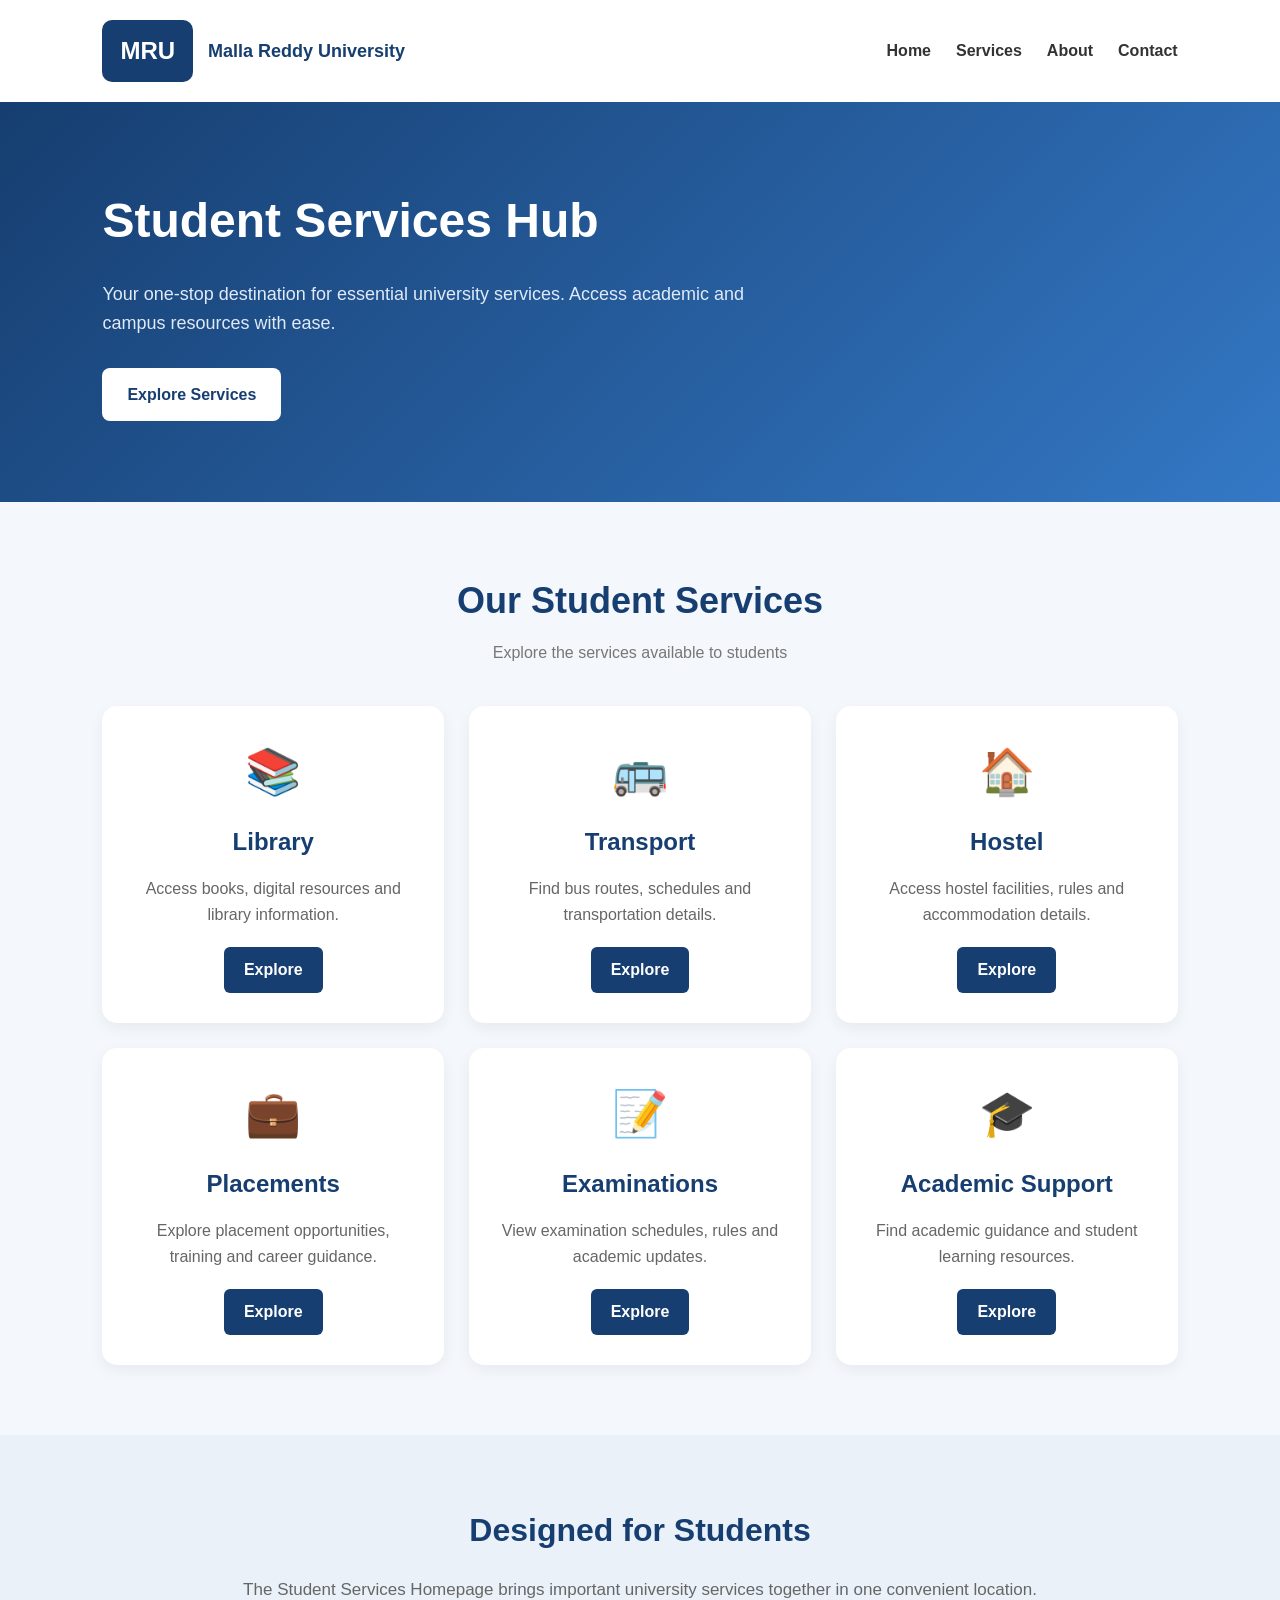
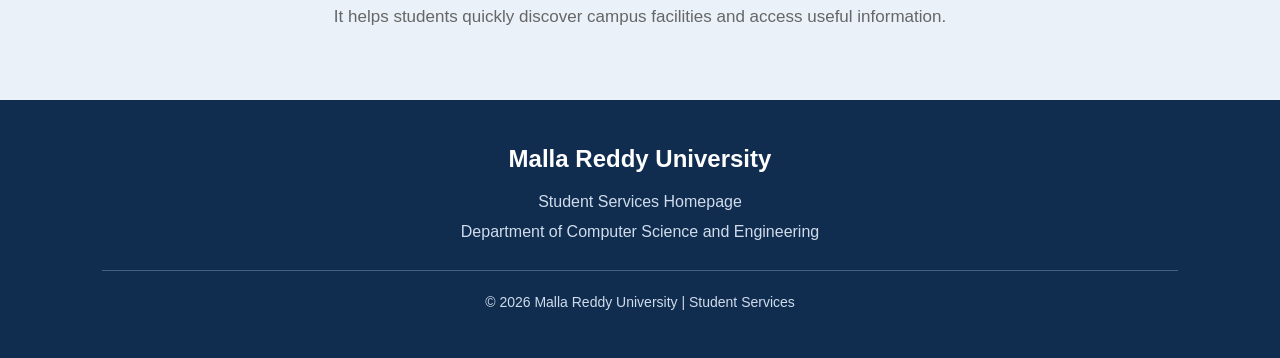
<file: Case-Study-2/index.html>
<!DOCTYPE html>
<html lang="en">
<head>
    <meta charset="UTF-8">
    <meta name="viewport" content="width=device-width, initial-scale=1.0">
    <title>Student Services | Malla Reddy University</title>
    <link rel="stylesheet" href="style.css">
</head>
<body>

    <!-- Header -->
    <header>
        <div class="logo">
            <h2>MRU</h2>
            <span>Malla Reddy University</span>
        </div>

        <nav>
            <a href="#home">Home</a>
            <a href="#services">Services</a>
            <a href="#about">About</a>
            <a href="#contact">Contact</a>
        </nav>
    </header>

    <!-- Hero Section -->
    <section class="hero" id="home">
        <div class="hero-content">
            <h1>Student Services Hub</h1>
            <p>
                Your one-stop destination for essential university services.
                Access academic and campus resources with ease.
            </p>
            <a href="#services" class="btn">Explore Services</a>
        </div>
    </section>

    <!-- Services Section -->
    <section class="services" id="services">
        <h1>Our Student Services</h1>
        <p class="subtitle">Explore the services available to students</p>

        <div class="service-container">

            <div class="service-card">
                <div class="icon">📚</div>
                <h2>Library</h2>
                <p>Access books, digital resources and library information.</p>
                <a href="#" class="service-btn">Explore</a>
            </div>

            <div class="service-card">
                <div class="icon">🚌</div>
                <h2>Transport</h2>
                <p>Find bus routes, schedules and transportation details.</p>
                <a href="#" class="service-btn">Explore</a>
            </div>

            <div class="service-card">
                <div class="icon">🏠</div>
                <h2>Hostel</h2>
                <p>Access hostel facilities, rules and accommodation details.</p>
                <a href="#" class="service-btn">Explore</a>
            </div>

            <div class="service-card">
                <div class="icon">💼</div>
                <h2>Placements</h2>
                <p>Explore placement opportunities, training and career guidance.</p>
                <a href="#" class="service-btn">Explore</a>
            </div>

            <div class="service-card">
                <div class="icon">📝</div>
                <h2>Examinations</h2>
                <p>View examination schedules, rules and academic updates.</p>
                <a href="#" class="service-btn">Explore</a>
            </div>

            <div class="service-card">
                <div class="icon">🎓</div>
                <h2>Academic Support</h2>
                <p>Find academic guidance and student learning resources.</p>
                <a href="#" class="service-btn">Explore</a>
            </div>

        </div>
    </section>

    <!-- About Section -->
    <section class="about" id="about">
        <h1>Designed for Students</h1>
        <p>
            The Student Services Homepage brings important university services
            together in one convenient location. It helps students quickly
            discover campus facilities and access useful information.
        </p>
    </section>

    <!-- Footer -->
    <footer id="contact">
        <h2>Malla Reddy University</h2>
        <p>Student Services Homepage</p>
        <p>Department of Computer Science and Engineering</p>
        <p class="copyright">
            &copy; 2026 Malla Reddy University | Student Services
        </p>
    </footer>

</body>
</html>
</file>
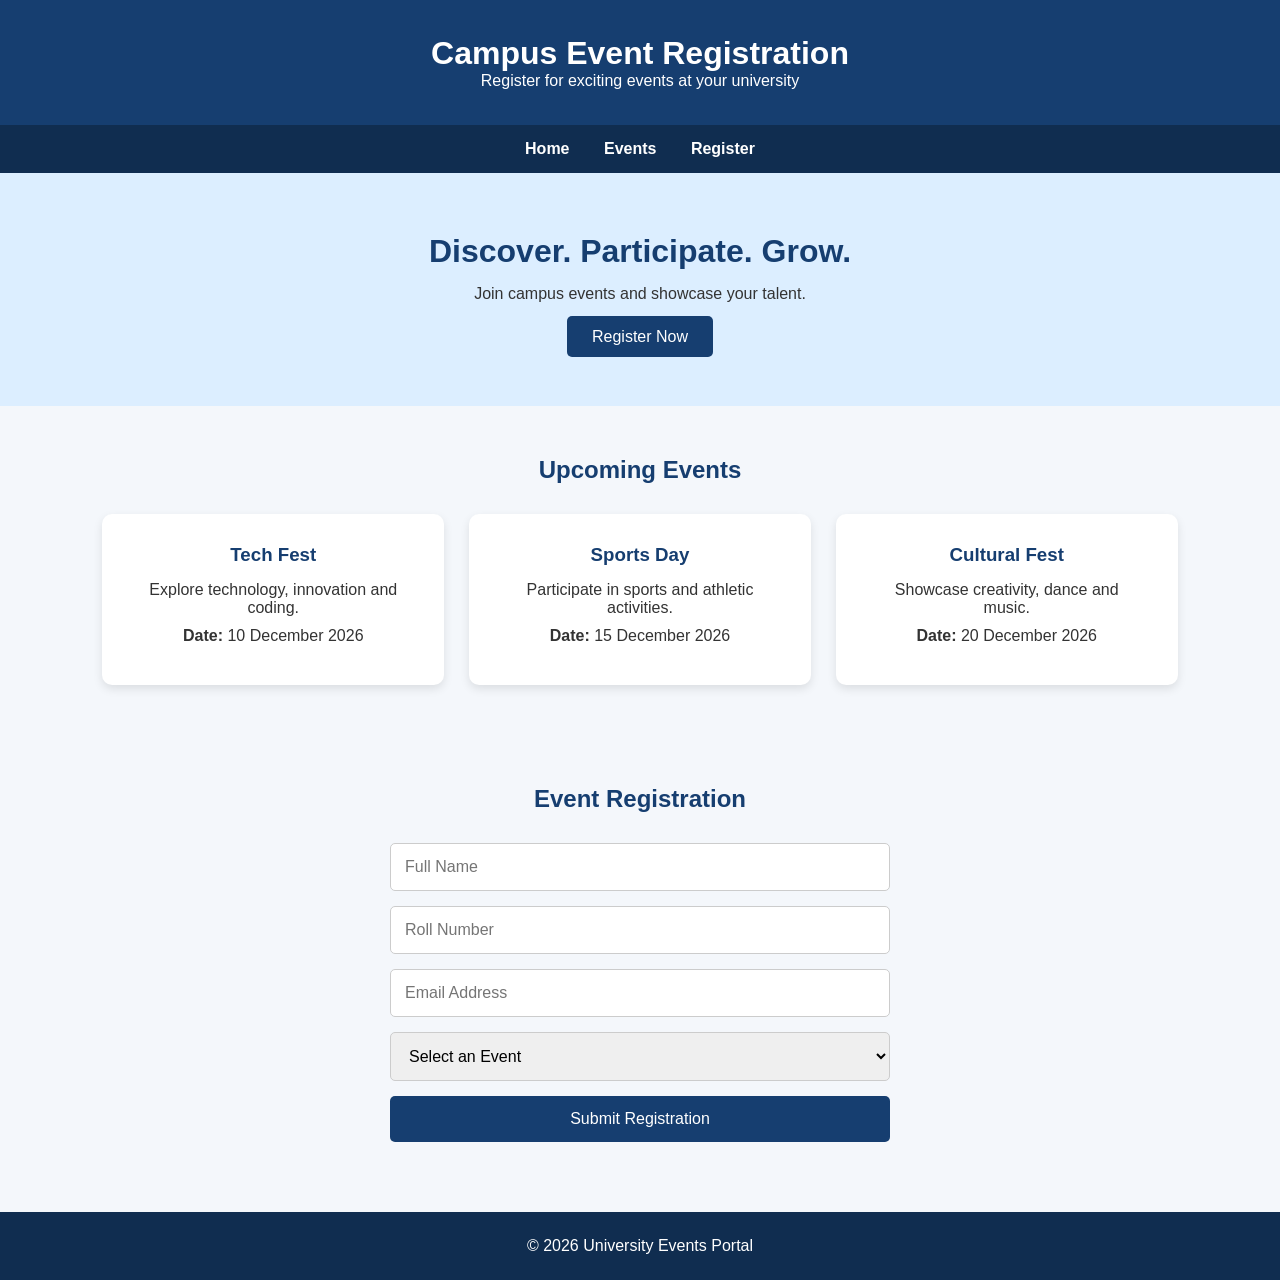
<file: Case-Study-3/index.html>
<!DOCTYPE html>
<html lang="en">
<head>
    <meta charset="UTF-8">
    <meta name="viewport" content="width=device-width, initial-scale=1.0">
    <title>Online Event Registration</title>
    <link rel="stylesheet" href="style.css">
</head>
<body>

<header>
    <h1>Campus Event Registration</h1>
    <p>Register for exciting events at your university</p>
</header>

<nav>
    <a href="#home">Home</a>
    <a href="#events">Events</a>
    <a href="#register">Register</a>
</nav>

<section id="home" class="hero">
    <h2>Discover. Participate. Grow.</h2>
    <p>Join campus events and showcase your talent.</p>
    <a href="#register" class="btn">Register Now</a>
</section>

<section id="events">
    <h2>Upcoming Events</h2>

    <div class="event-container">
        <div class="event-card">
            <h3>Tech Fest</h3>
            <p>Explore technology, innovation and coding.</p>
            <p><strong>Date:</strong> 10 December 2026</p>
        </div>

        <div class="event-card">
            <h3>Sports Day</h3>
            <p>Participate in sports and athletic activities.</p>
            <p><strong>Date:</strong> 15 December 2026</p>
        </div>

        <div class="event-card">
            <h3>Cultural Fest</h3>
            <p>Showcase creativity, dance and music.</p>
            <p><strong>Date:</strong> 20 December 2026</p>
        </div>
    </div>
</section>

<section id="register">
    <h2>Event Registration</h2>

    <form id="registrationForm">
        <input type="text" id="name" placeholder="Full Name" required>
        <input type="text" id="roll" placeholder="Roll Number" required>
        <input type="email" id="email" placeholder="Email Address" required>

        <select id="event" required>
            <option value="">Select an Event</option>
            <option>Tech Fest</option>
            <option>Sports Day</option>
            <option>Cultural Fest</option>
        </select>

        <button type="submit">Submit Registration</button>
    </form>

    <p id="message"></p>
</section>

<footer>
    <p>&copy; 2026 University Events Portal</p>
</footer>

<script src="script.js"></script>
</body>
</html>
</file>
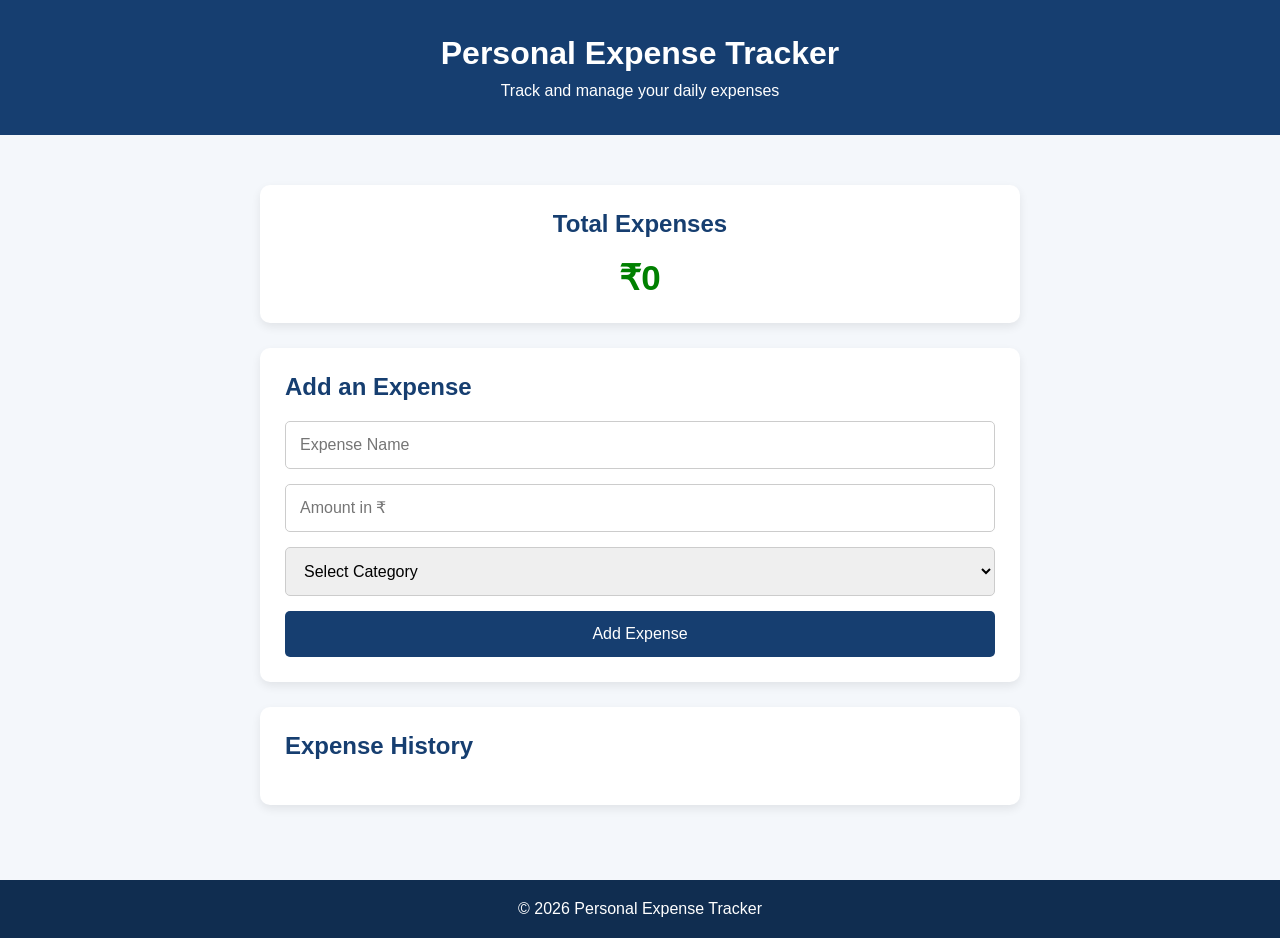
<file: Case-Study-4/index.html>
<!DOCTYPE html>
<html lang="en">
<head>
    <meta charset="UTF-8">
    <meta name="viewport" content="width=device-width, initial-scale=1.0">
    <title>Personal Expense Tracker</title>
    <link rel="stylesheet" href="style.css">
</head>
<body>

<header>
    <h1>Personal Expense Tracker</h1>
    <p>Track and manage your daily expenses</p>
</header>

<main>
    <section class="summary">
        <h2>Total Expenses</h2>
        <h3 id="total">₹0</h3>
    </section>

    <section class="form-section">
        <h2>Add an Expense</h2>

        <form id="expenseForm">
            <input type="text" id="expenseName"
                   placeholder="Expense Name" required>

            <input type="number" id="amount"
                   placeholder="Amount in ₹" min="1" required>

            <select id="category" required>
                <option value="">Select Category</option>
                <option>Food</option>
                <option>Travel</option>
                <option>Education</option>
                <option>Shopping</option>
                <option>Other</option>
            </select>

            <button type="submit">Add Expense</button>
        </form>
    </section>

    <section>
        <h2>Expense History</h2>
        <ul id="expenseList"></ul>
    </section>
</main>

<footer>
    <p>&copy; 2026 Personal Expense Tracker</p>
</footer>

<script src="script.js"></script>
</body>
</html>
</file>
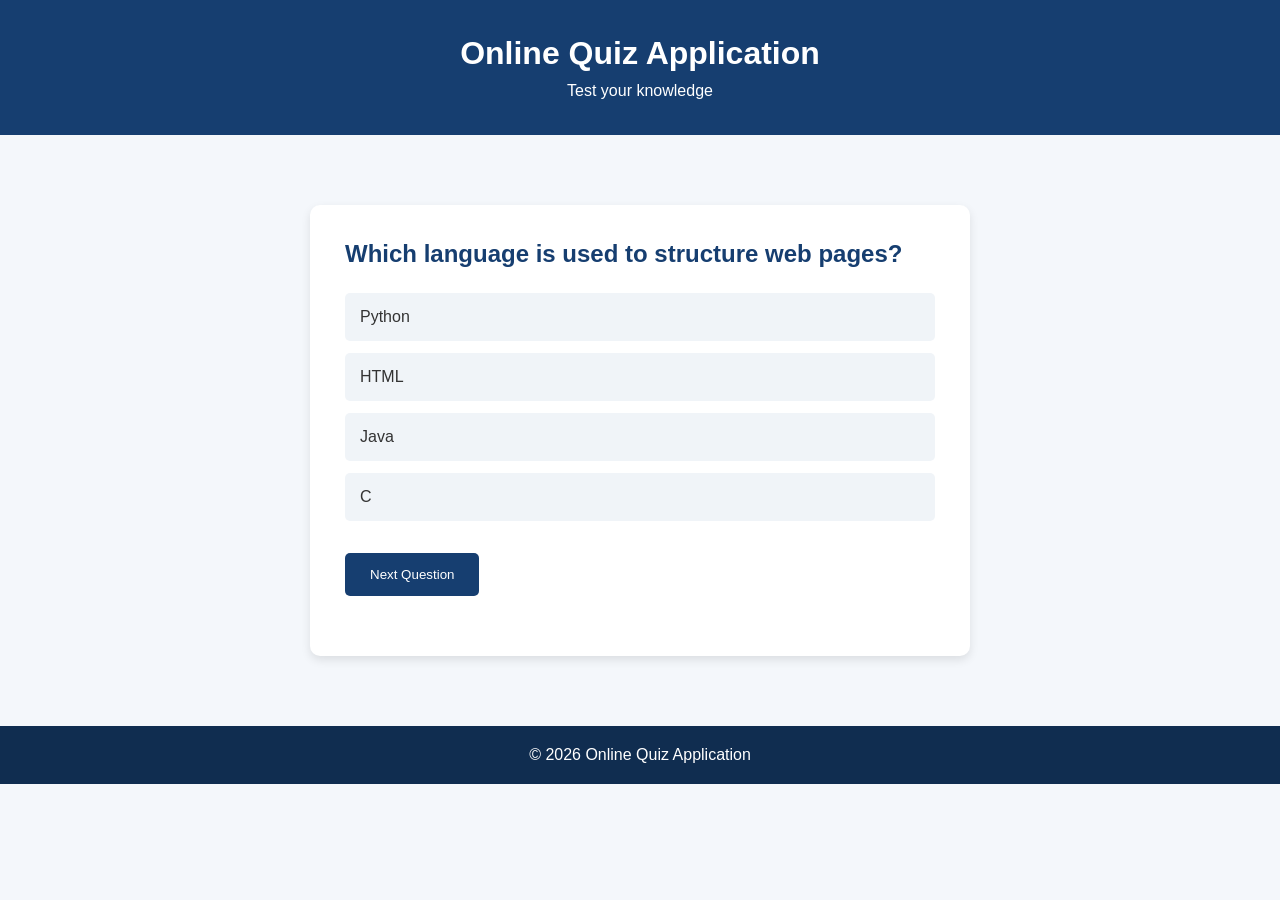
<file: Case-Study-5/index.html>
<!DOCTYPE html>
<html lang="en">
<head>
    <meta charset="UTF-8">
    <meta name="viewport" content="width=device-width, initial-scale=1.0">
    <title>Online Quiz Application</title>
    <link rel="stylesheet" href="style.css">
</head>
<body>

<header>
    <h1>Online Quiz Application</h1>
    <p>Test your knowledge</p>
</header>

<main>
    <div class="quiz-container">
        <h2 id="question">Question will appear here</h2>

        <div id="options"></div>

        <button id="nextBtn">Next Question</button>

        <p id="result"></p>
    </div>
</main>

<footer>
    <p>&copy; 2026 Online Quiz Application</p>
</footer>

<script src="script.js"></script>
</body>
</html>
</file>
<file: Case-Study-2/style.css>
/* General Reset */
* {
    margin: 0;
    padding: 0;
    box-sizing: border-box;
    font-family: Arial, Helvetica, sans-serif;
}

/* Body */
body {
    background-color: #f4f7fb;
    color: #333;
    line-height: 1.6;
}

/* Header */
header {
    display: flex;
    justify-content: space-between;
    align-items: center;
    padding: 20px 8%;
    background-color: #ffffff;
    box-shadow: 0 2px 10px rgba(0, 0, 0, 0.08);
}

.logo {
    display: flex;
    align-items: center;
    gap: 15px;
}

.logo h2 {
    background-color: #163e70;
    color: white;
    padding: 12px 18px;
    border-radius: 10px;
}

.logo span {
    font-size: 18px;
    font-weight: bold;
    color: #163e70;
}

nav {
    display: flex;
    gap: 25px;
}

nav a {
    text-decoration: none;
    color: #333;
    font-weight: bold;
    transition: 0.3s;
}

nav a:hover {
    color: #2563eb;
}

/* Hero Section */
.hero {
    min-height: 400px;
    display: flex;
    align-items: center;
    padding: 60px 8%;
    background: linear-gradient(135deg, #163e70, #3478c5);
    color: white;
}

.hero-content {
    max-width: 650px;
}

.hero h1 {
    font-size: 48px;
    margin-bottom: 20px;
}

.hero p {
    font-size: 18px;
    margin-bottom: 30px;
    color: #e0eaf8;
}

.btn {
    display: inline-block;
    background-color: white;
    color: #163e70;
    padding: 14px 25px;
    border-radius: 8px;
    text-decoration: none;
    font-weight: bold;
    transition: 0.3s;
}

.btn:hover {
    background-color: #e0eaf8;
    transform: translateY(-2px);
}

/* Services Section */
.services {
    padding: 70px 8%;
    text-align: center;
}

.services h1 {
    color: #163e70;
    font-size: 36px;
    margin-bottom: 10px;
}

.subtitle {
    color: #777;
    margin-bottom: 40px;
}

/* Service Cards */
.service-container {
    display: grid;
    grid-template-columns: repeat(3, 1fr);
    gap: 25px;
}

.service-card {
    background-color: white;
    padding: 30px;
    border-radius: 15px;
    box-shadow: 0 5px 15px rgba(0, 0, 0, 0.06);
    transition: 0.3s;
}

.service-card:hover {
    transform: translateY(-8px);
    box-shadow: 0 10px 25px rgba(0, 0, 0, 0.12);
}

.icon {
    font-size: 45px;
    margin-bottom: 15px;
}

.service-card h2 {
    color: #163e70;
    margin-bottom: 15px;
}

.service-card p {
    color: #666;
    margin-bottom: 20px;
}

.service-btn {
    display: inline-block;
    background-color: #163e70;
    color: white;
    padding: 10px 20px;
    border-radius: 6px;
    text-decoration: none;
    font-weight: bold;
    transition: 0.3s;
}

.service-btn:hover {
    background-color: #2563eb;
}

/* About Section */
.about {
    padding: 70px 8%;
    text-align: center;
    background-color: #eaf1f9;
}

.about h1 {
    color: #163e70;
    font-size: 32px;
    margin-bottom: 20px;
}

.about p {
    max-width: 800px;
    margin: auto;
    color: #666;
    font-size: 17px;
}

/* Footer */
footer {
    background-color: #102d50;
    color: white;
    text-align: center;
    padding: 40px 8%;
}

footer h2 {
    margin-bottom: 10px;
}

footer p {
    color: #d0dceb;
    margin: 5px 0;
}

.copyright {
    margin-top: 25px;
    border-top: 1px solid #45617f;
    padding-top: 20px;
    font-size: 14px;
}

/* Responsive Design */
@media (max-width: 900px) {
    .service-container {
        grid-template-columns: repeat(2, 1fr);
    }

    header {
        flex-direction: column;
        gap: 20px;
    }
}

@media (max-width: 600px) {
    .service-container {
        grid-template-columns: 1fr;
    }

    nav {
        flex-wrap: wrap;
        justify-content: center;
        gap: 15px;
    }

    .hero h1 {
        font-size: 35px;
    }

    .hero {
        padding: 50px 6%;
    }

    .services,
    .about {
        padding: 50px 6%;
    }
}
</file>
<file: Case-Study-3/style.css>
* {
    margin: 0;
    padding: 0;
    box-sizing: border-box;
    font-family: Arial, sans-serif;
}

body {
    background-color: #f4f7fb;
    color: #333;
}

header {
    background-color: #163e70;
    color: white;
    text-align: center;
    padding: 35px 20px;
}

nav {
    background-color: #102d50;
    text-align: center;
    padding: 15px;
}

nav a {
    color: white;
    text-decoration: none;
    margin: 15px;
    font-weight: bold;
}

.hero {
    background-color: #dceeff;
    text-align: center;
    padding: 60px 20px;
}

.hero h2 {
    font-size: 32px;
    margin-bottom: 15px;
    color: #163e70;
}

.hero p {
    margin-bottom: 25px;
}

.btn {
    background-color: #163e70;
    color: white;
    padding: 12px 25px;
    text-decoration: none;
    border-radius: 5px;
}

section {
    padding: 50px 8%;
    text-align: center;
}

section h2 {
    margin-bottom: 30px;
    color: #163e70;
}

.event-container {
    display: grid;
    grid-template-columns: repeat(3, 1fr);
    gap: 25px;
}

.event-card {
    background-color: white;
    padding: 30px;
    border-radius: 10px;
    box-shadow: 0 4px 10px rgba(0,0,0,0.1);
}

.event-card h3 {
    color: #163e70;
    margin-bottom: 15px;
}

.event-card p {
    margin: 10px;
}

form {
    max-width: 500px;
    margin: auto;
    display: flex;
    flex-direction: column;
    gap: 15px;
}

input, select, button {
    padding: 14px;
    border: 1px solid #ccc;
    border-radius: 5px;
    font-size: 16px;
}

button {
    background-color: #163e70;
    color: white;
    border: none;
    cursor: pointer;
}

button:hover {
    background-color: #2563eb;
}

#message {
    margin-top: 20px;
    color: green;
    font-weight: bold;
}

footer {
    background-color: #102d50;
    color: white;
    padding: 25px;
    text-align: center;
}

@media (max-width: 900px) {
    .event-container {
        grid-template-columns: 1fr;
    }
}
</file>
<file: Case-Study-4/style.css>
* {
    margin: 0;
    padding: 0;
    box-sizing: border-box;
    font-family: Arial, sans-serif;
}

body {
    background-color: #f4f7fb;
    color: #333;
}

header {
    background-color: #163e70;
    color: white;
    text-align: center;
    padding: 35px;
}

header p {
    margin-top: 10px;
}

main {
    max-width: 800px;
    margin: 30px auto;
    padding: 20px;
}

section {
    background-color: white;
    padding: 25px;
    margin-bottom: 25px;
    border-radius: 10px;
    box-shadow: 0 4px 10px rgba(0,0,0,0.08);
}

h2 {
    color: #163e70;
    margin-bottom: 20px;
}

.summary {
    text-align: center;
}

.summary h3 {
    color: green;
    font-size: 35px;
}

form {
    display: flex;
    flex-direction: column;
    gap: 15px;
}

input, select, button {
    padding: 14px;
    font-size: 16px;
    border: 1px solid #ccc;
    border-radius: 5px;
}

button {
    background-color: #163e70;
    color: white;
    border: none;
    cursor: pointer;
}

button:hover {
    background-color: #2563eb;
}

li {
    list-style: none;
    padding: 15px;
    border-bottom: 1px solid #ddd;
}

footer {
    background-color: #102d50;
    color: white;
    text-align: center;
    padding: 20px;
}
</file>
<file: Case-Study-5/style.css>
* {
    margin: 0;
    padding: 0;
    box-sizing: border-box;
    font-family: Arial, sans-serif;
}

body {
    background-color: #f4f7fb;
    color: #333;
}

header {
    background-color: #163e70;
    color: white;
    text-align: center;
    padding: 35px;
}

header p {
    margin-top: 10px;
}

main {
    max-width: 700px;
    margin: 50px auto;
    padding: 20px;
}

.quiz-container {
    background-color: white;
    padding: 35px;
    border-radius: 10px;
    box-shadow: 0 4px 10px rgba(0,0,0,0.1);
}

h2 {
    color: #163e70;
    margin-bottom: 25px;
}

.option {
    display: block;
    padding: 15px;
    margin: 12px 0;
    background-color: #f0f4f8;
    border-radius: 5px;
    cursor: pointer;
}

.option:hover {
    background-color: #dceeff;
}

button {
    background-color: #163e70;
    color: white;
    padding: 14px 25px;
    border: none;
    border-radius: 5px;
    cursor: pointer;
    margin-top: 20px;
}

button:hover {
    background-color: #2563eb;
}

#result {
    margin-top: 25px;
    font-weight: bold;
    color: green;
}

footer {
    background-color: #102d50;
    color: white;
    text-align: center;
    padding: 20px;
}
</file>
